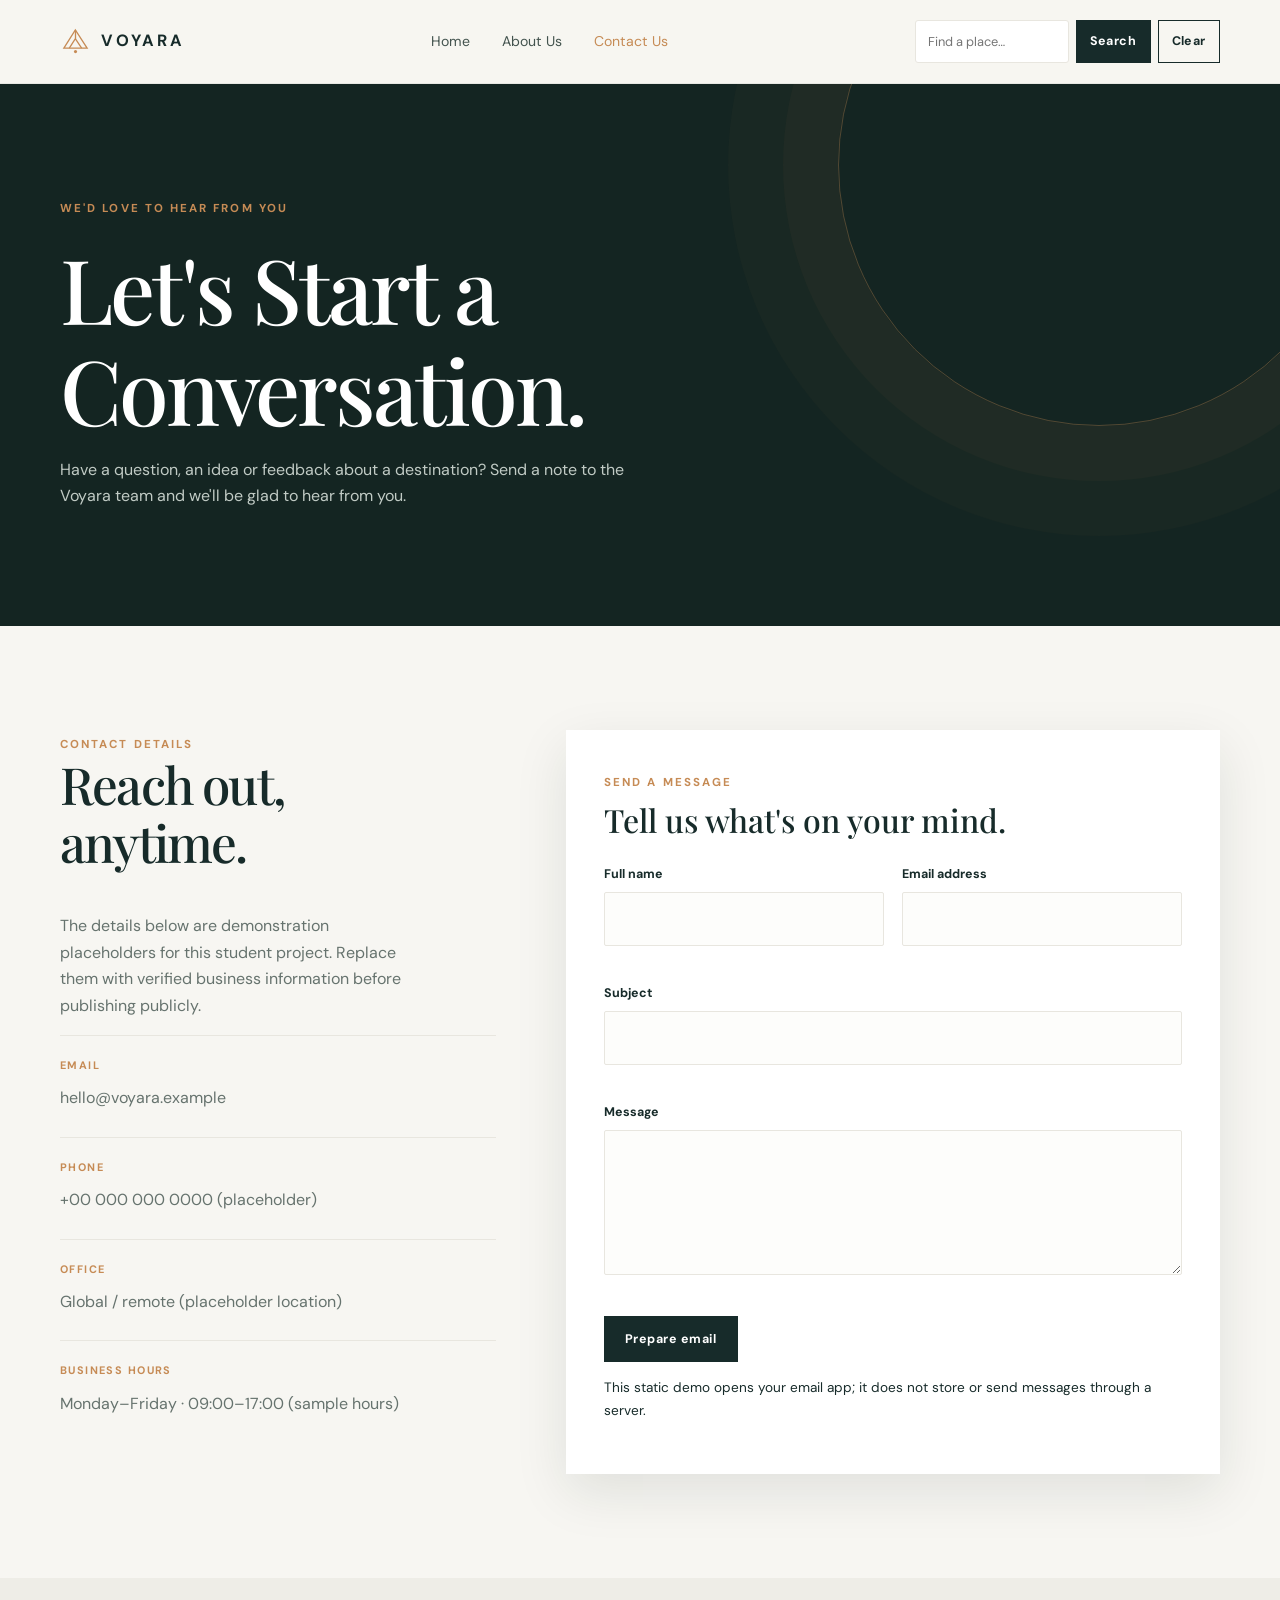
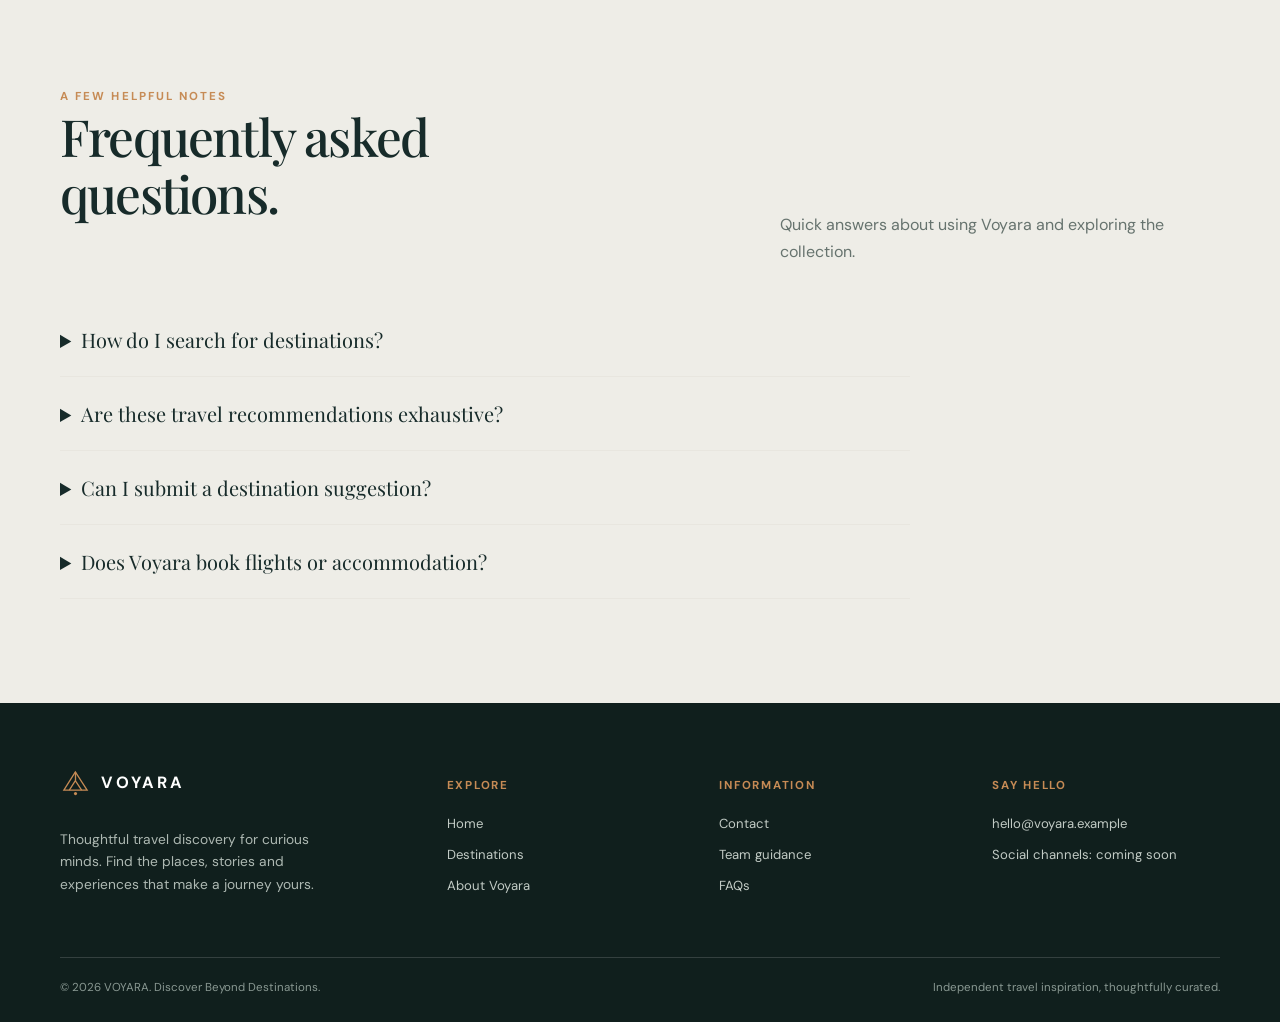
<file: contact.html>
<!doctype html><html lang="en"><head><meta charset="utf-8"><meta name="viewport" content="width=device-width, initial-scale=1"><meta name="description" content="Contact the Voyara team with questions and feedback."><title>Contact Us — VOYARA</title><link rel="stylesheet" href="css/style.css"><script src="js/site.js" defer></script><script src="js/contact.js" defer></script></head><body><header class="site-header"><div class="container nav-wrap"><a class="brand" href="index.html" aria-label="Voyara home"><svg class="brand-mark" viewBox="0 0 40 40" fill="none" aria-hidden="true"><path d="M5 28.5 19.8 5l15.2 23.5H5Z" stroke="currentColor" stroke-width="1.7"/><path d="m12 28.5 7.8-12.2 8.1 12.2M20 5v11.3" stroke="currentColor" stroke-width="1.7"/><circle cx="20" cy="33" r="2" fill="currentColor"/></svg><span>VOYARA</span></a><button class="menu-toggle" type="button" aria-label="Open navigation" aria-expanded="false">☰</button><nav class="nav-links" aria-label="Main navigation"><a href="index.html" data-page="home">Home</a><a href="about.html" data-page="about">About Us</a><a href="contact.html" data-page="contact">Contact Us</a></nav><form class="nav-search" id="nav-search" role="search"><label class="sr-only" for="nav-query">Search destinations</label><input id="nav-query" type="search" placeholder="Find a place…" autocomplete="off"><button class="btn btn-small" type="submit">Search</button><button class="btn btn-small btn-outline clear-nav" id="nav-clear" type="button">Clear</button></form></div></header>
<main><section class="page-hero"><div class="container"><span class="eyebrow">We'd love to hear from you</span><h1>Let's Start a<br>Conversation.</h1><p>Have a question, an idea or feedback about a destination? Send a note to the Voyara team and we'll be glad to hear from you.</p></div></section>
<section class="section"><div class="container contact-grid"><div><span class="eyebrow">Contact details</span><h2>Reach out,<br>anytime.</h2><p style="color:var(--muted);max-width:350px">The details below are demonstration placeholders for this student project. Replace them with verified business information before publishing publicly.</p><div class="contact-details"><div class="contact-detail"><span>Email</span><p>hello@voyara.example</p></div><div class="contact-detail"><span>Phone</span><p>+00 000 000 0000 (placeholder)</p></div><div class="contact-detail"><span>Office</span><p>Global / remote (placeholder location)</p></div><div class="contact-detail"><span>Business hours</span><p>Monday–Friday · 09:00–17:00 (sample hours)</p></div></div></div>
<form class="contact-form" id="contact-form" novalidate><span class="eyebrow">Send a message</span><h3 style="font-size:2rem;margin:8px 0 26px">Tell us what's on your mind.</h3><div class="form-grid"><div class="field"><label for="full-name">Full name</label><input id="full-name" name="name" autocomplete="name" required><span class="form-error" id="name-error"></span></div><div class="field"><label for="email">Email address</label><input id="email" name="email" type="email" autocomplete="email" required><span class="form-error" id="email-error"></span></div><div class="field full"><label for="subject">Subject</label><input id="subject" name="subject" required><span class="form-error" id="subject-error"></span></div><div class="field full"><label for="message">Message</label><textarea id="message" name="message" required></textarea><span class="form-error" id="message-error"></span></div></div><button class="btn" type="submit" style="margin-top:22px">Prepare email</button><p class="form-status" id="form-status" role="status" aria-live="polite">This static demo opens your email app; it does not store or send messages through a server.</p></form></div></section>
<section class="section" id="faq" style="background:#eeede7"><div class="container"><div class="section-head"><div><span class="eyebrow">A few helpful notes</span><h2>Frequently asked<br>questions.</h2></div><p>Quick answers about using Voyara and exploring the collection.</p></div><div class="faq-list"><details class="faq-item"><summary>How do I search for destinations?</summary><p>Use the search field on the home page and enter a category such as beach, temple or country. Singular, plural and related terms are supported.</p></details><details class="faq-item"><summary>Are these travel recommendations exhaustive?</summary><p>No. The collection is a curated sample designed to introduce a selection of destinations, not a complete travel guide.</p></details><details class="faq-item"><summary>Can I submit a destination suggestion?</summary><p>Yes. Use the contact form to prepare an email with your suggestion and any useful context.</p></details><details class="faq-item"><summary>Does Voyara book flights or accommodation?</summary><p>No. Voyara is a destination discovery project and does not provide booking or reservation services.</p></details></div></div></section></main><footer class="site-footer"><div class="container"><div class="footer-grid"><div class="footer-brand"><a class="brand" href="index.html" aria-label="Voyara home"><svg class="brand-mark" viewBox="0 0 40 40" fill="none" aria-hidden="true"><path d="M5 28.5 19.8 5l15.2 23.5H5Z" stroke="currentColor" stroke-width="1.7"/><path d="m12 28.5 7.8-12.2 8.1 12.2M20 5v11.3" stroke="currentColor" stroke-width="1.7"/><circle cx="20" cy="33" r="2" fill="currentColor"/></svg><span>VOYARA</span></a><p>Thoughtful travel discovery for curious minds. Find the places, stories and experiences that make a journey yours.</p></div><div class="footer-col"><h4>Explore</h4><a href="index.html">Home</a><a href="index.html#featured">Destinations</a><a href="about.html">About Voyara</a></div><div class="footer-col"><h4>Information</h4><a href="contact.html">Contact</a><a href="about.html#guidance">Team guidance</a><a href="contact.html#faq">FAQs</a></div><div class="footer-col"><h4>Say hello</h4><p>hello@voyara.example</p><p>Social channels: coming soon</p></div></div><div class="footer-bottom"><span>© <span data-year></span> VOYARA. Discover Beyond Destinations.</span><span>Independent travel inspiration, thoughtfully curated.</span></div></div></footer></body></html>
</file>
<file: css/style.css>
@import url('https://fonts.googleapis.com/css2?family=DM+Sans:wght@400;500;600;700&family=Playfair+Display:wght@500;600;700&display=swap');
:root{--paper:#f7f6f2;--white:#fff;--ink:#172b2a;--muted:#66736e;--accent:#c68b55;--dark:#142522;--line:#e8e6df;--serif:'Playfair Display',Georgia,serif;--sans:'DM Sans',Arial,sans-serif;--wrap:1160px;--radius:5px;--shadow:0 18px 50px rgba(20,37,34,.10)}
*{box-sizing:border-box}html{scroll-behavior:smooth}body{margin:0;background:var(--paper);color:var(--ink);font-family:var(--sans);line-height:1.65}img{display:block;max-width:100%}a{color:inherit;text-decoration:none}button,input,textarea{font:inherit}button,a,input,textarea{outline-offset:4px}.container{width:min(var(--wrap),calc(100% - 48px));margin-inline:auto}.eyebrow{font-size:.72rem;letter-spacing:.18em;text-transform:uppercase;font-weight:700;color:var(--accent)}h1,h2,h3,p{margin-top:0}h1,h2,h3{line-height:1.12}h1,h2{font-family:var(--serif);font-weight:500;letter-spacing:-.035em}h1{font-size:clamp(3rem,7vw,6.4rem)}h2{font-size:clamp(2.25rem,4vw,3.8rem)}h3{font-family:var(--serif);font-size:1.55rem;font-weight:500}.section{padding:104px 0}.section-head{display:flex;justify-content:space-between;align-items:end;gap:30px;margin-bottom:38px}.section-head p{max-width:440px;color:var(--muted);margin:0}.site-header{height:84px;display:flex;align-items:center;background:rgba(247,246,242,.96);position:relative;z-index:20;border-bottom:1px solid rgba(23,43,42,.07)}.nav-wrap{display:flex;align-items:center;justify-content:space-between;gap:28px}.brand{display:inline-flex;align-items:center;gap:10px;font-weight:700;letter-spacing:.17em;font-size:1.02rem}.brand-mark{width:31px;height:31px;color:var(--accent)}.nav-links{display:flex;align-items:center;gap:32px;font-size:.88rem;color:#43534e}.nav-links a{transition:color .2s}.nav-links a:hover,.nav-links a[aria-current=page]{color:var(--accent)}.nav-search{display:flex;align-items:center;gap:7px}.nav-search input{width:154px;border:1px solid var(--line);background:var(--white);padding:10px 12px;border-radius:3px;font-size:.8rem}.btn{display:inline-flex;align-items:center;justify-content:center;border:1px solid var(--ink);background:var(--ink);color:white;padding:12px 20px;font-size:.78rem;font-weight:700;letter-spacing:.04em;cursor:pointer;transition:background .2s,transform .2s,border-color .2s}.btn:hover{background:#294440;border-color:#294440;transform:translateY(-1px)}.btn-outline{background:transparent;color:var(--ink)}.btn-outline:hover{color:white}.btn-small{padding:10px 13px}.menu-toggle{display:none;background:none;border:0;font-size:1.5rem;color:var(--ink);cursor:pointer}.hero{min-height:650px;display:flex;align-items:center;position:relative;isolation:isolate;background:#263a35;overflow:hidden;color:white}.hero:before{content:"";position:absolute;inset:0;background:linear-gradient(90deg,rgba(10,25,23,.78),rgba(10,25,23,.22) 72%),url('https://images.unsplash.com/photo-1476514525535-07fb3b4ae5f1?auto=format&fit=crop&w=2200&q=90') center 54%/cover;z-index:-1}.hero-content{max-width:760px;padding:100px 0}.hero h1{margin:17px 0 24px}.hero p{max-width:560px;color:rgba(255,255,255,.82);font-size:1.05rem}.hero .eyebrow{color:#e5b98d}.hero-actions{display:flex;gap:12px;margin-top:34px;flex-wrap:wrap}.hero .btn{background:var(--accent);border-color:var(--accent)}.hero .btn:hover{background:#b47a45}.hero .btn-outline{background:transparent;border-color:rgba(255,255,255,.65);color:white}.hero .btn-outline:hover{background:white;color:var(--ink)}.hero-note{position:absolute;right:4%;bottom:38px;font-size:.7rem;letter-spacing:.16em;text-transform:uppercase;color:rgba(255,255,255,.72);writing-mode:vertical-rl}.intro-grid{display:grid;grid-template-columns:1fr 1fr;gap:80px;align-items:center}.intro-image{height:490px;object-fit:cover;width:100%}.intro-copy p{color:var(--muted);max-width:480px}.text-link{display:inline-flex;gap:12px;align-items:center;font-size:.8rem;font-weight:700;border-bottom:1px solid var(--accent);padding-bottom:7px;margin-top:14px}.destination-grid{display:grid;grid-template-columns:repeat(3,1fr);gap:22px}.destination-card{background:var(--white);min-width:0}.card-image{height:260px;overflow:hidden;background:#e6e4dc}.card-image img{width:100%;height:100%;object-fit:cover;transition:transform .65s}.destination-card:hover .card-image img{transform:scale(1.045)}.card-body{padding:23px 24px 26px}.card-meta{display:flex;justify-content:space-between;gap:10px;color:var(--accent);font-size:.68rem;letter-spacing:.12em;text-transform:uppercase;font-weight:700}.card-body h3{margin:12px 0 9px}.card-body p{font-size:.87rem;color:var(--muted);margin-bottom:15px}.card-location{font-size:.75rem;color:var(--muted)}.category-grid{display:grid;grid-template-columns:repeat(3,1fr);gap:20px}.category-card{position:relative;min-height:390px;color:white;overflow:hidden;display:flex;align-items:end;padding:30px;background:#243a35}.category-card:before{content:"";position:absolute;inset:0;background:linear-gradient(0deg,rgba(9,24,22,.8),rgba(9,24,22,.05) 75%),var(--category-image) center/cover;transition:transform .6s}.category-card:hover:before{transform:scale(1.05)}.category-content{position:relative}.category-content h3{font-size:2rem;margin:8px 0}.category-content p{font-size:.85rem;color:rgba(255,255,255,.8);max-width:270px;margin-bottom:15px}.category-content a{font-size:.75rem;letter-spacing:.1em;text-transform:uppercase;border-bottom:1px solid var(--accent);padding-bottom:5px}.dark-section{background:var(--dark);color:white}.dark-section .section-head p,.dark-section .muted{color:#b6c0ba}.value-grid{display:grid;grid-template-columns:repeat(4,1fr);gap:32px}.value-item{border-top:1px solid rgba(255,255,255,.25);padding-top:22px}.value-number{font-family:var(--serif);font-size:2.4rem;color:var(--accent)}.value-item h3{margin:12px 0}.value-item p{font-size:.85rem;color:#b6c0ba}.inspiration{display:grid;grid-template-columns:1.1fr .9fr;min-height:430px;background:#eae8e0}.inspiration img{width:100%;height:100%;object-fit:cover}.inspiration-copy{padding:clamp(30px,6vw,75px);align-self:center}.inspiration-copy p{color:var(--muted)}.search-section{background:#eeede7;padding:80px 0}.search-panel{display:flex;align-items:end;justify-content:space-between;gap:28px}.search-panel h2{margin:8px 0 0}.search-form{display:flex;gap:8px;flex-wrap:wrap}.search-form input{min-width:250px;padding:14px 15px;border:1px solid #d8d7d0;background:white}.search-message{margin:20px 0 0;color:var(--muted);font-size:.9rem}.results-grid{display:grid;grid-template-columns:repeat(3,1fr);gap:22px;margin-top:32px}.result-card{background:white}.result-card img{width:100%;height:235px;object-fit:cover;background:#e6e4dc}.result-card .card-body{padding:20px}.result-card .highlight{font-size:.78rem;color:#93643b;margin:12px 0 0}.loading{display:flex;gap:10px;align-items:center;color:var(--muted);padding:20px 0}.spinner{width:16px;height:16px;border:2px solid #d5d4cd;border-top-color:var(--accent);border-radius:50%;animation:spin .7s linear infinite}@keyframes spin{to{transform:rotate(360deg)}}.site-footer{background:#101f1d;color:white;padding:65px 0 25px}.footer-grid{display:grid;grid-template-columns:1.5fr 1fr 1fr 1fr;gap:45px;padding-bottom:48px}.footer-brand p{max-width:290px;color:#aeb9b3;font-size:.86rem;margin-top:20px}.footer-col h4{font-size:.72rem;letter-spacing:.15em;text-transform:uppercase;color:var(--accent);margin:8px 0 18px}.footer-col a,.footer-col p{display:block;color:#c2cbc5;font-size:.82rem;margin:9px 0}.footer-bottom{border-top:1px solid rgba(255,255,255,.15);padding-top:20px;display:flex;justify-content:space-between;gap:20px;color:#899892;font-size:.72rem}.page-hero{padding:110px 0 100px;background:var(--dark);color:white;position:relative;overflow:hidden}.page-hero:after{content:"";position:absolute;width:520px;height:520px;border:1px solid rgba(198,139,85,.35);border-radius:50%;right:-80px;top:-180px;box-shadow:0 0 0 55px rgba(198,139,85,.04),0 0 0 110px rgba(198,139,85,.03)}.page-hero .container{position:relative;z-index:1}.page-hero h1{max-width:850px;font-size:clamp(3.2rem,7vw,5.8rem);margin:18px 0}.page-hero p{max-width:600px;color:#c1cbc5}.story-layout{display:grid;grid-template-columns:1fr 1fr;gap:80px;align-items:center}.story-layout img{height:500px;width:100%;object-fit:cover}.story-layout p{color:var(--muted)}.mission-grid{display:grid;grid-template-columns:1fr 1fr;gap:22px}.mission-card{padding:42px;background:white;border-top:2px solid var(--accent)}.mission-card p{color:var(--muted);margin-bottom:0}.values-list{display:grid;grid-template-columns:repeat(3,1fr);gap:30px}.value-light{border-top:1px solid var(--line);padding-top:20px}.value-light p{font-size:.88rem;color:var(--muted)}.team-grid{display:grid;grid-template-columns:repeat(3,1fr);gap:22px}.team-card{background:white}.team-card img{height:300px;width:100%;object-fit:cover;background:#e8e6df}.team-card .card-body{padding:22px}.team-card p{font-size:.85rem;color:var(--muted);margin:8px 0 0}.team-role{font-size:.68rem;text-transform:uppercase;letter-spacing:.12em;color:var(--accent);font-weight:700}.guidance{background:#eeede7}.guidance-grid{display:grid;grid-template-columns:.8fr 1.2fr;gap:70px}.guidance-list{counter-reset:guide;display:grid;grid-template-columns:1fr 1fr;gap:22px}.guidance-item{counter-increment:guide;border-top:1px solid #d6d4cc;padding-top:15px}.guidance-item:before{content:"0" counter(guide);font-family:var(--serif);font-size:1.5rem;color:var(--accent);display:block;margin-bottom:9px}.guidance-item h3{font-size:1.15rem}.guidance-item p{font-size:.82rem;color:var(--muted);margin:0}.contact-grid{display:grid;grid-template-columns:.8fr 1.2fr;gap:70px}.contact-details{display:grid;gap:25px}.contact-detail{border-top:1px solid var(--line);padding-top:15px}.contact-detail span{font-size:.68rem;text-transform:uppercase;letter-spacing:.13em;color:var(--accent);font-weight:700}.contact-detail p{margin:8px 0 0;color:var(--muted)}.contact-form{background:white;padding:38px;box-shadow:var(--shadow)}.form-grid{display:grid;grid-template-columns:1fr 1fr;gap:18px}.field{display:flex;flex-direction:column;gap:7px}.field.full{grid-column:1/-1}.field label{font-size:.78rem;font-weight:700}.field input,.field textarea{border:1px solid var(--line);padding:13px;background:#fdfdfb;width:100%;border-radius:2px}.field textarea{min-height:145px;resize:vertical}.field input:focus,.field textarea:focus{border-color:var(--accent)}.form-error{color:#a43e34;font-size:.75rem;min-height:1em}.form-status{font-size:.85rem;margin-top:15px}.faq-list{max-width:850px}.faq-item{border-bottom:1px solid var(--line);padding:20px 0}.faq-item summary{font-family:var(--serif);font-size:1.25rem;cursor:pointer}.faq-item p{color:var(--muted);margin:12px 0 0}.sr-only{position:absolute;width:1px;height:1px;padding:0;margin:-1px;overflow:hidden;clip:rect(0,0,0,0);white-space:nowrap;border:0}
@media(max-width:900px){.nav-links{gap:18px}.nav-search input{width:120px}.intro-grid,.story-layout,.contact-grid,.guidance-grid{gap:40px}.destination-grid,.results-grid{grid-template-columns:repeat(2,1fr)}.category-card{min-height:330px}.value-grid{grid-template-columns:repeat(2,1fr)}.footer-grid{grid-template-columns:repeat(2,1fr)}}
@media(max-width:680px){.container{width:min(100% - 34px,var(--wrap))}.site-header{height:72px}.menu-toggle{display:block}.nav-wrap{position:relative}.nav-links{display:none;position:absolute;top:71px;left:-17px;right:-17px;background:var(--paper);padding:22px 24px 25px;flex-direction:column;align-items:flex-start;border-bottom:1px solid var(--line);box-shadow:var(--shadow)}.nav-links.is-open{display:flex}.nav-search{margin-left:auto}.nav-search input{width:min(29vw,130px);padding:9px}.nav-search .btn{padding:9px 10px;font-size:.68rem}.nav-search .clear-nav{display:none}.hero{min-height:600px}.hero-content{padding:75px 0}.hero-note{display:none}.section{padding:72px 0}.section-head,.search-panel{display:block}.section-head p{margin-top:18px}.intro-grid,.story-layout,.contact-grid,.guidance-grid,.inspiration{grid-template-columns:1fr}.intro-image{height:340px;order:2}.destination-grid,.results-grid,.category-grid,.team-grid{grid-template-columns:1fr}.card-image{height:270px}.category-card{min-height:350px}.value-grid,.mission-grid,.values-list{grid-template-columns:1fr 1fr}.inspiration img{height:280px}.search-form{margin-top:24px}.search-form input{min-width:0;flex:1}.footer-grid{grid-template-columns:1fr 1fr;gap:30px}.footer-brand{grid-column:1/-1}.footer-bottom{display:block}.footer-bottom span{display:block;margin-top:8px}.page-hero{padding:78px 0}.story-layout img{height:340px}.guidance-list{grid-template-columns:1fr}.contact-form{padding:24px}.form-grid{grid-template-columns:1fr}.field.full{grid-column:auto}}
@media(max-width:390px){.nav-search input{width:94px}.nav-search .btn{padding:9px 8px}.brand{font-size:.9rem;letter-spacing:.12em}.brand-mark{width:27px}.value-grid,.mission-grid,.values-list,.footer-grid{grid-template-columns:1fr}}
</file>
